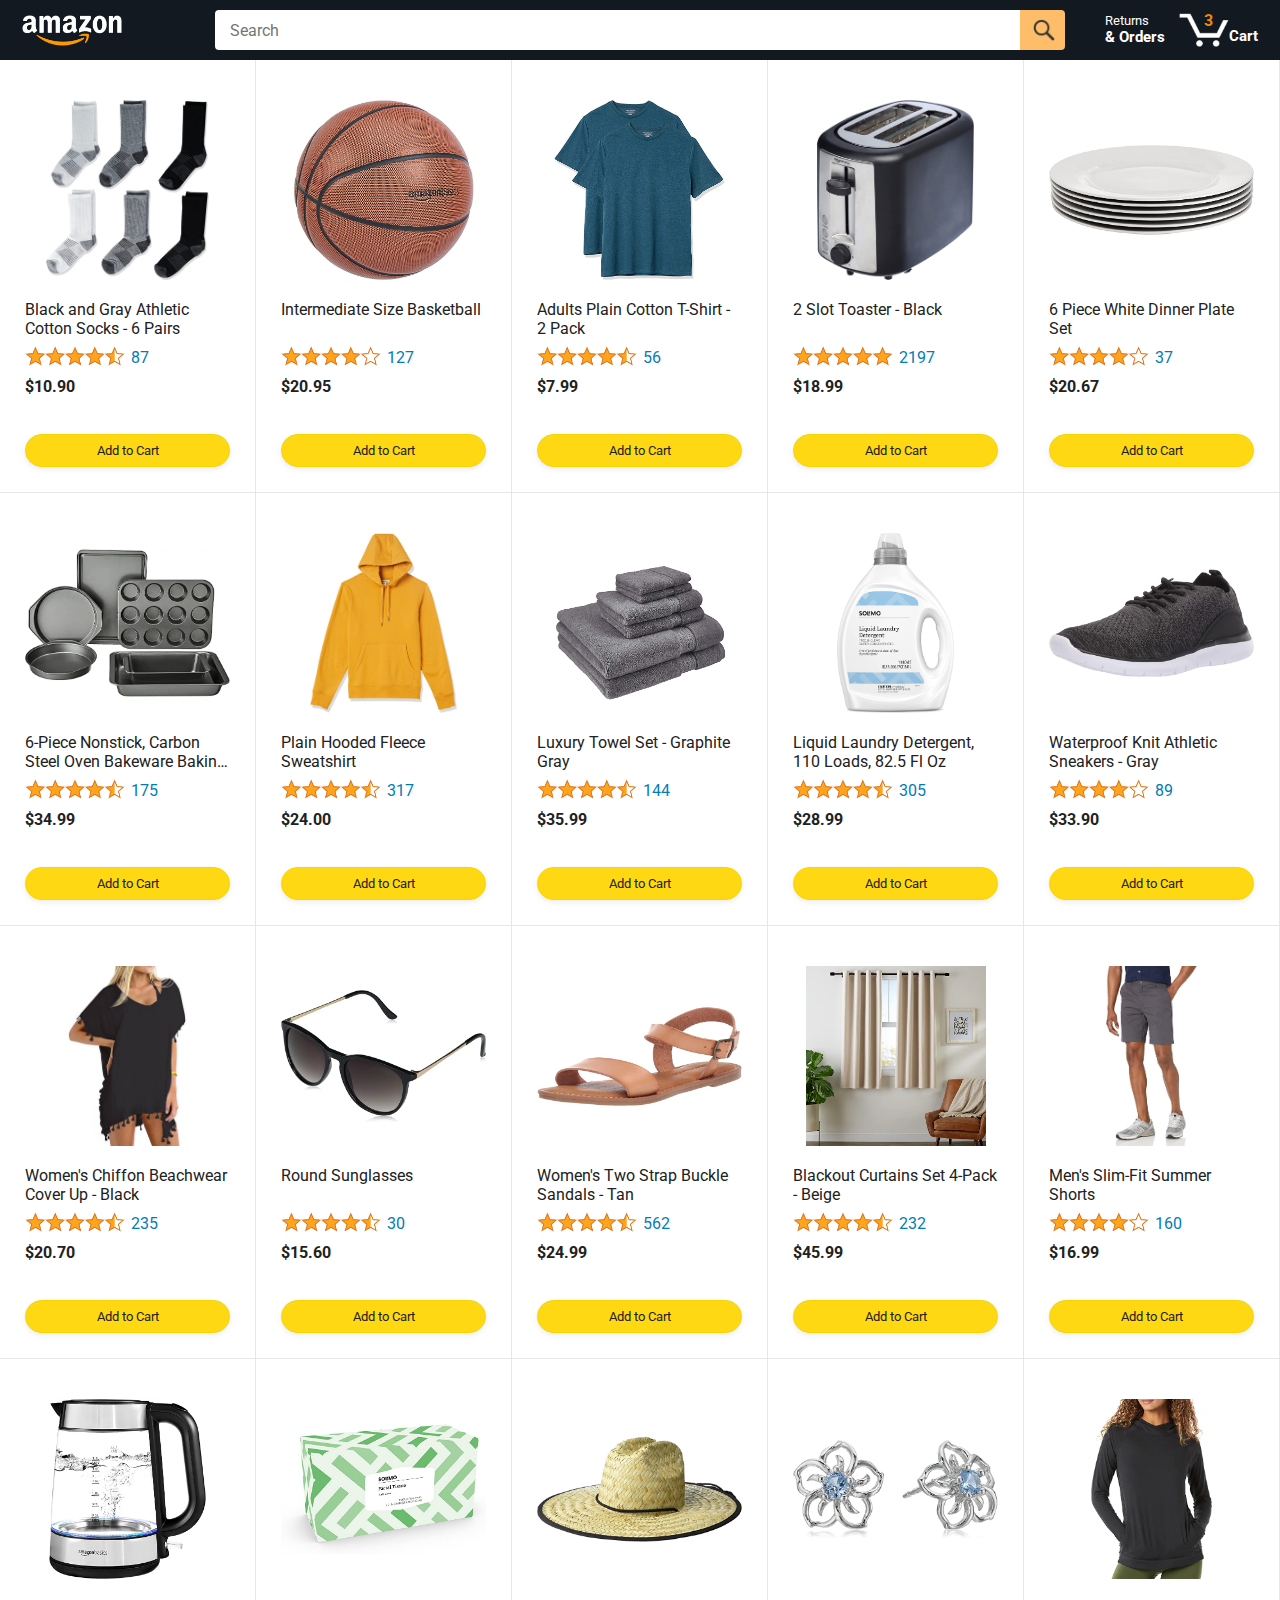
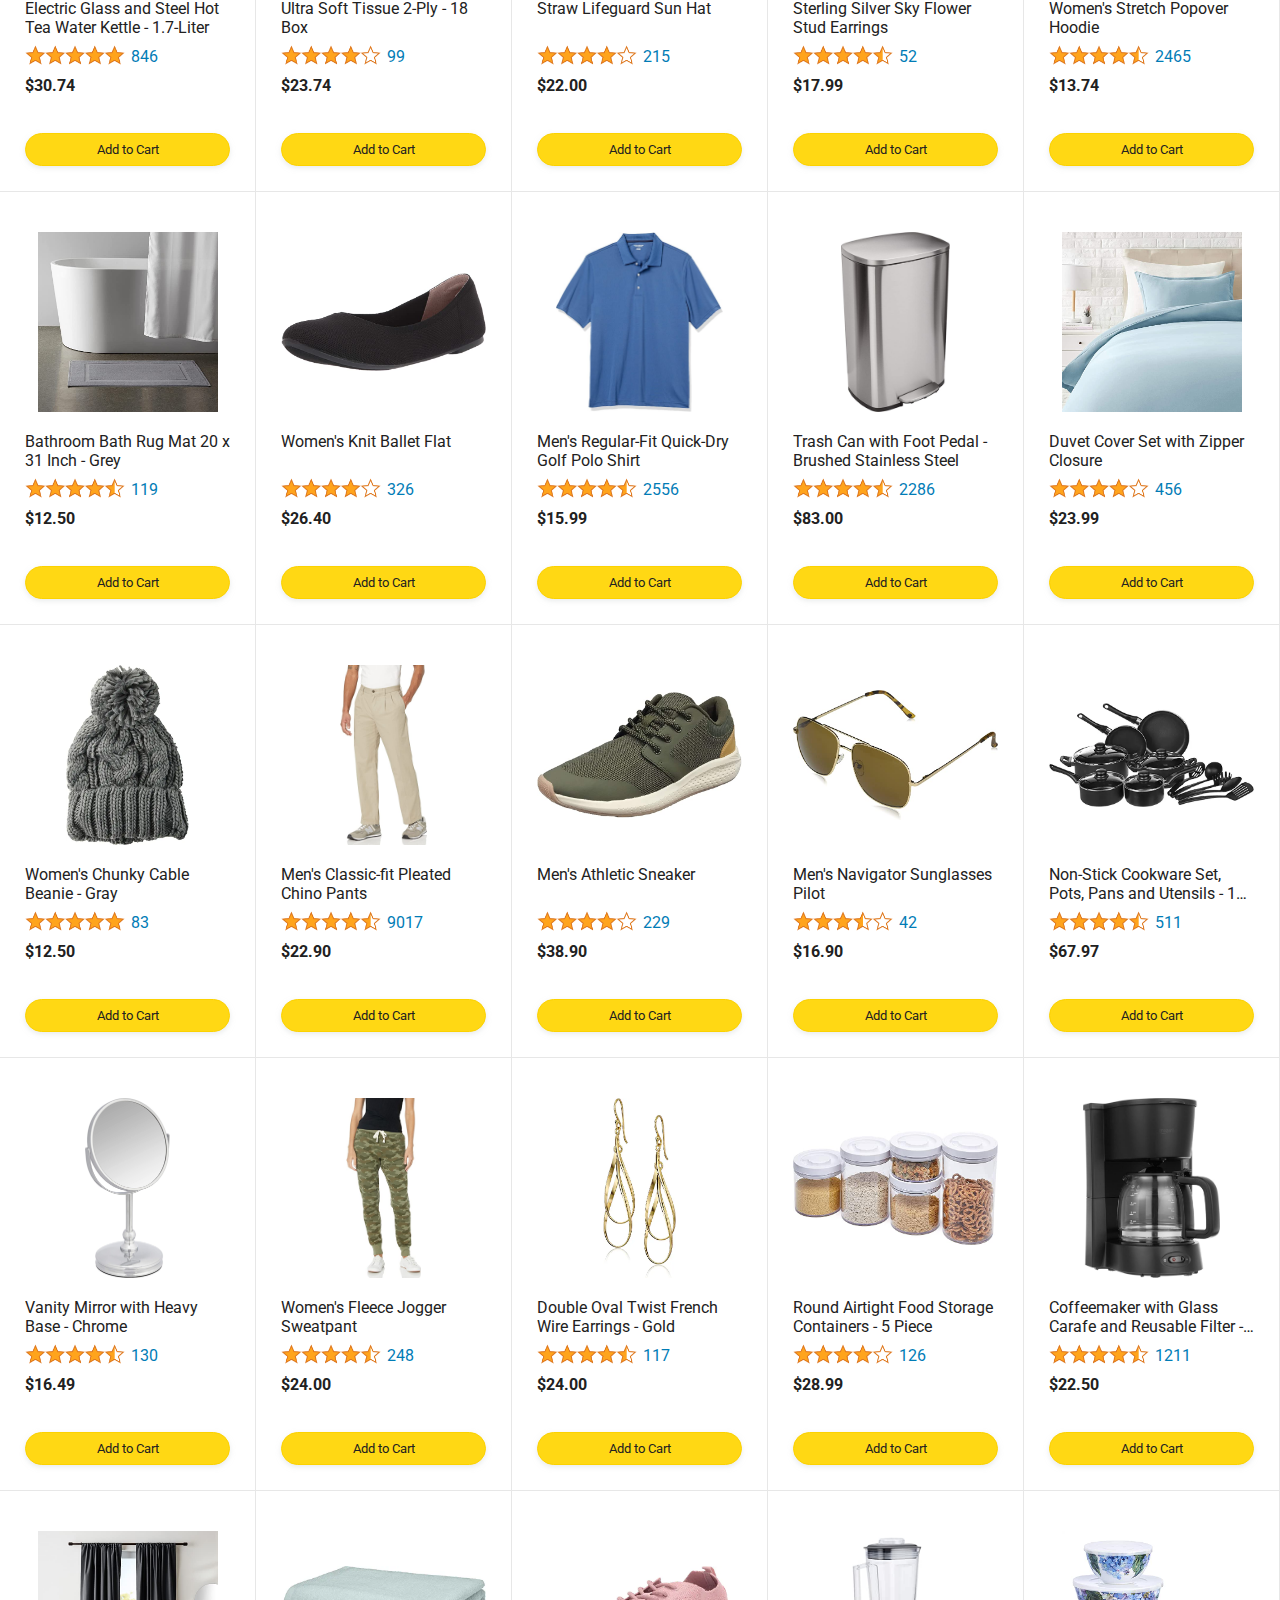
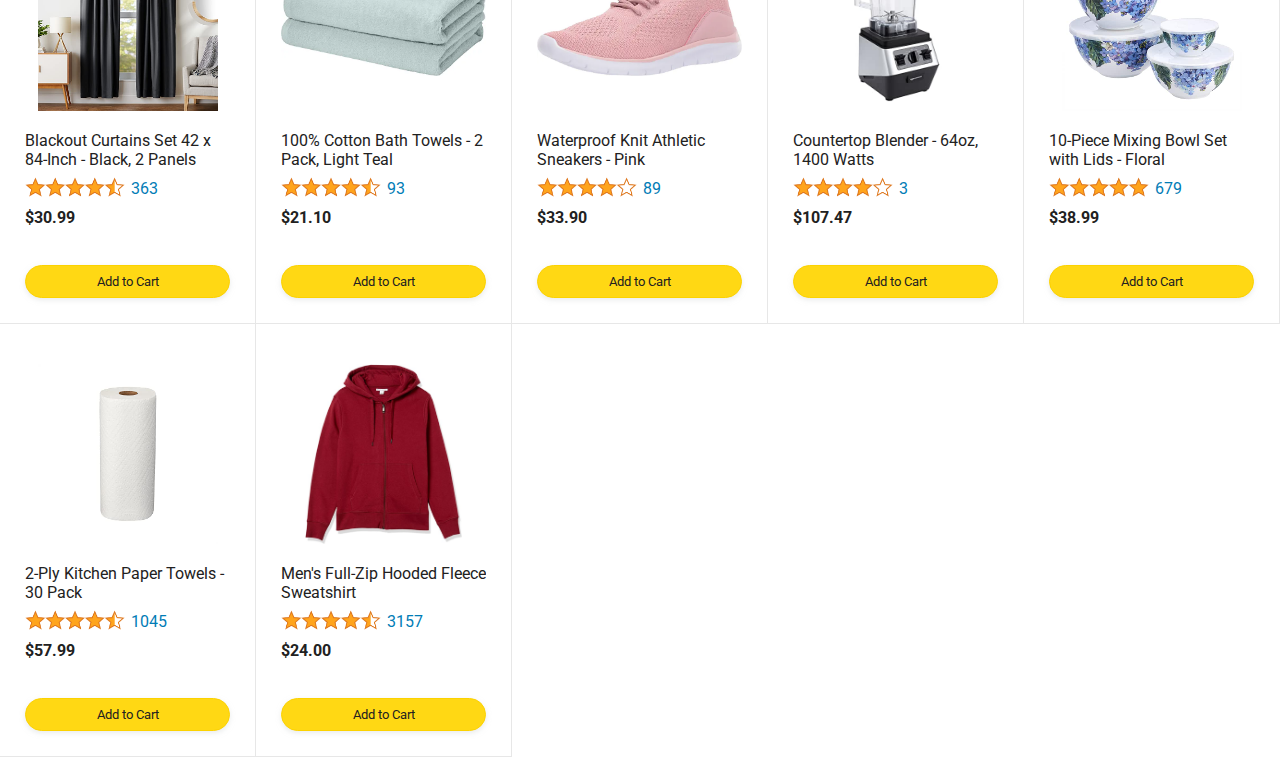
<file: index.html>
<!DOCTYPE html>
<html>
  <head>
    <title>Amazon Project</title>

    <!-- This code is needed for responsive design to work.
      (Responsive design = make the website look good on
      smaller screen sizes like a phone or a tablet). -->
    <meta name="viewport" content="width=device-width, initial-scale=1">

    <!-- Load a font called Roboto from Google Fonts. -->
    <link rel="preconnect" href="https://fonts.googleapis.com">
    <link rel="preconnect" href="https://fonts.gstatic.com" crossorigin>
    <link href="https://fonts.googleapis.com/css2?family=Roboto:wght@400;500;700&display=swap" rel="stylesheet">

    <!-- Here are the CSS files for this page. -->
    <link rel="stylesheet" href="styles/shared/general.css">
    <link rel="stylesheet" href="styles/shared/amazon-header.css">
    <link rel="stylesheet" href="styles/pages/index.css">
  </head>
  <body>
    <div class="amazon-header">
      <div class="amazon-header-left-section">
        <a href="amazon.html" class="header-link">
          <img class="amazon-logo"
            src="images/amazon-logo-white.png">
          <img class="amazon-mobile-logo"
            src="images/amazon-mobile-logo-white.png">
        </a>
      </div>

      <div class="amazon-header-middle-section">
        <input class="search-bar" type="text" placeholder="Search">

        <button class="search-button">
          <img class="search-icon" src="images/icons/search-icon.png">
        </button>
      </div>

      <div class="amazon-header-right-section">
        <a class="orders-link header-link" href="orders.html">
          <span class="returns-text">Returns</span>
          <span class="orders-text">& Orders</span>
        </a>

        <a class="cart-link header-link" href="checkout.html">
          <img class="cart-icon" src="images/icons/cart-icon.png">
          <div class="cart-quantity js-cart-quantity">0</div>
          <div class="cart-text">Cart</div>
        </a>
      </div>
    </div>
    
    <div class="main">
      <div class="products-grid js-product-grid">
      </div>
    </div>
   
   <script type="module" src="scripts/index.js"></script>

  </body>
</html>
</file>
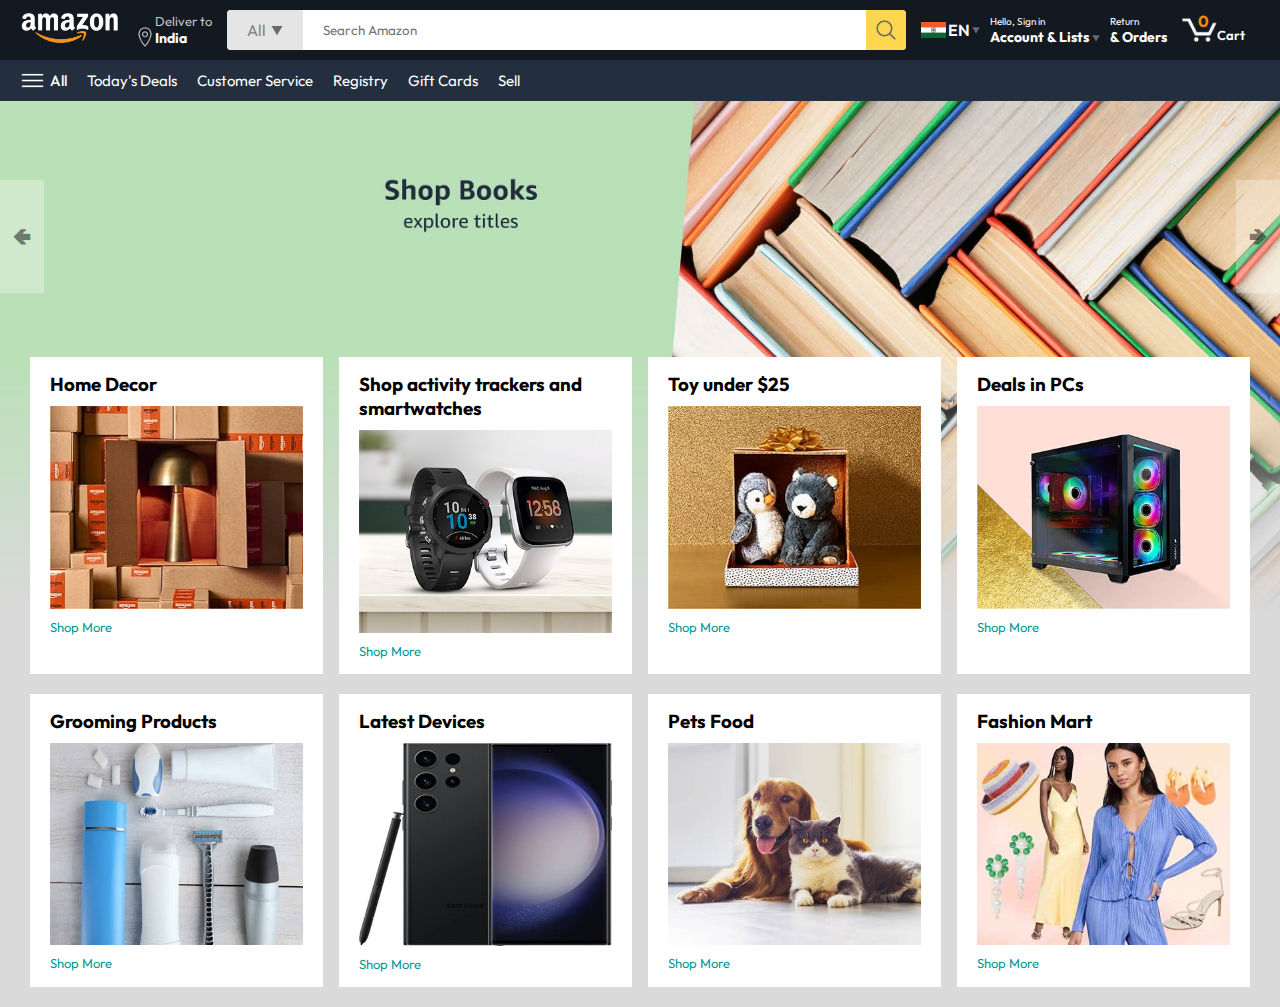
<file: amazon.html>
<!DOCTYPE html>
<html lang="en">
<head>
   <meta charset="UTF-8">
   <meta name="viewport" content="width=device-width, initial-scale=1.0">
   <title>Amazon Clone</title>
   <link rel="stylesheet"    href="styles/header.css">
   <link rel="stylesheet"    href="styles/amazon.css">

</head>
<body>
   <nav>
      <a href="/">
         <img src="images/amazon_logo.png"  width="100">
      </a>

      <div class="nav-country">
         <img src="images/location_icon.png" height="20">
         <div>
            <p>Deliver to</p>
            <h1>India</h1>            
         </div>
      </div>

      <div class="nav-search">
         <div class="nav-search-category">
            <p>All</p>
            <img src="images/dropdown_icon.png" height="12">
         </div>
         <input type="text" class="nav-search-input" placeholder="Search Amazon">
         <img class="nav-search-icon" src="images/search_icon.png" class="nav-search-icon">
      </div>

      <div class="nav-language">
         <img src="images/indian_flag.png" width="25px">
         <p>EN</p>
         <img src="images/dropdown_icon.png" width="8px">
      </div>

      <div class="nav-text">
         <p>Hello, Sign in</p>
         <h1>
            Account & Lists
            <img src="images/dropdown_icon.png" width="8px">
         </h1>
      </div>

      <div class="nav-text">
         <p>Return</p>
         <h1>& Orders
         </h1>
      </div>

      <a href="cart.html" class="nav-cart">
         <img src="images/cart-icon.png" width="35px">
         <div class="nav-cart-quantity">0</div>
         <h4 class="cart-text">Cart</h4>
      </a>
   </nav>

   <div class="nav-bottom">
      <div>
         <img src="images/menu_icon.png" width="25px" alt="">
         <p>All</p>
      </div>
      <p>Today's Deals</p>
      <p>Customer Service</p>
      <p>Registry</p>
      <p>Gift Cards</p>
      <p>Sell</p>
   </div>

   <div class="header-slider js-header-slider">
      <a href="#" class="control-previous js-control-previous">&#129144;</a>
      <a href="#" class="control-next js-control-next">&#129146;</a>
      <ul class="header-list">
      </ul>
   </div>

   <div class="box-row header-box js-box-row">
      
   </div>
   
   <div class="box-row js-box-row-2">

   </div>

   <script src="scripts/header.js"></script>
   <script type="module" src="scripts/amazon.js"></script>
</body>
</html>
</file>
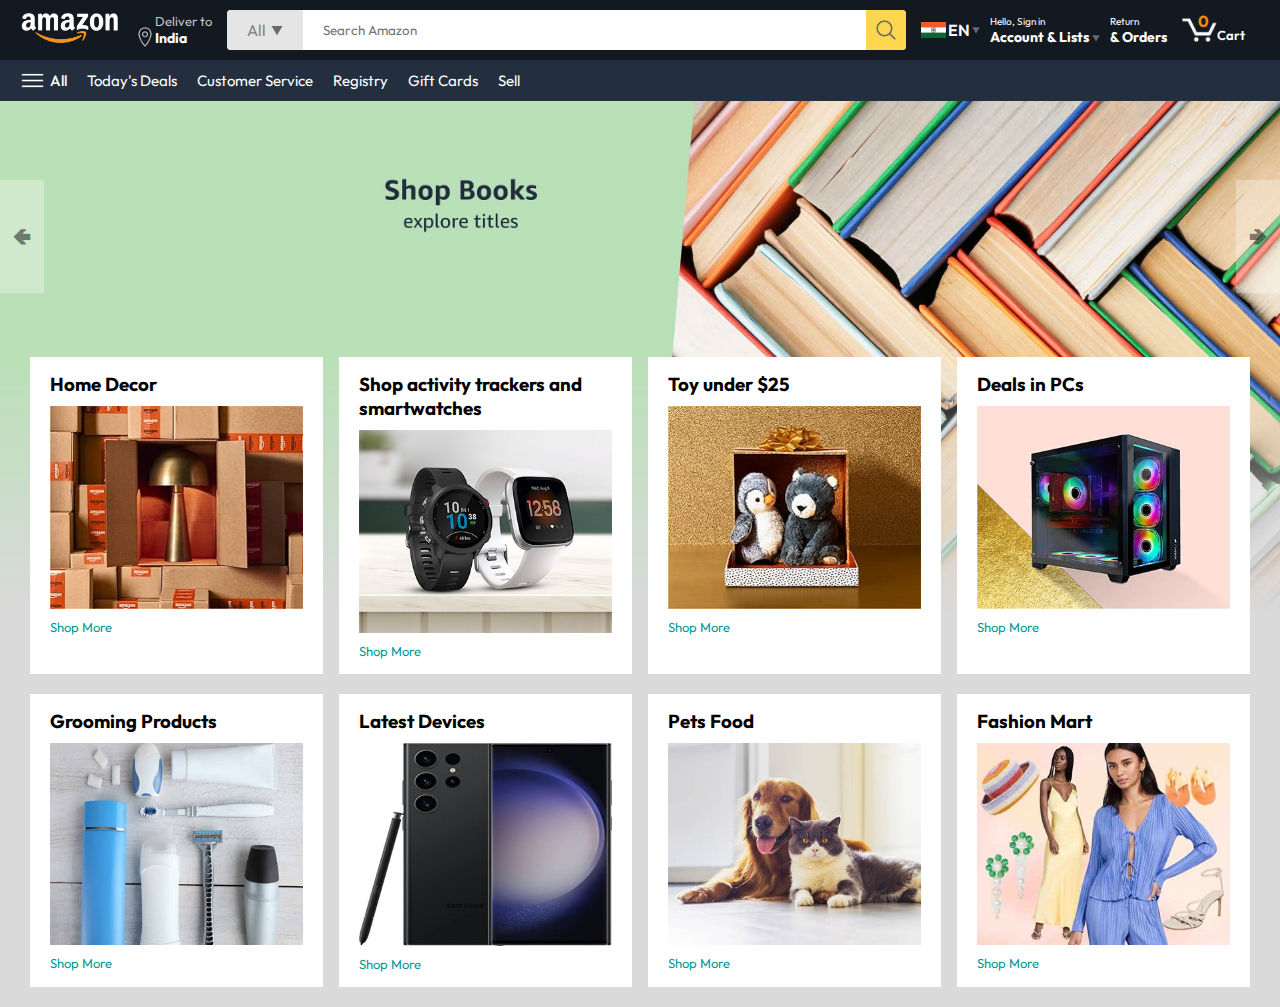
<file: landingPage.html>
<!DOCTYPE html>
<html lang="en">
<head>
   <meta charset="UTF-8">
   <meta name="viewport" content="width=device-width, initial-scale=1.0">
   <title>Amazon Clone</title>
   <link rel="stylesheet"    href="styles/pages/header.css">
   <link rel="stylesheet"    href="styles/pages/landingPage.css">

</head>
<body>
   <nav>
      <a href="/">
         <img src="images/amazon_logo.png"  width="100">
      </a>

      <div class="nav-country">
         <img src="images/location_icon.png" height="20">
         <div>
            <p>Deliver to</p>
            <h1>India</h1>            
         </div>
      </div>

      <div class="nav-search">
         <div class="nav-search-category">
            <p>All</p>
            <img src="images/dropdown_icon.png" height="12">
         </div>
         <input type="text" class="nav-search-input" placeholder="Search Amazon">
         <img class="nav-search-icon" src="images/search_icon.png" class="nav-search-icon">
      </div>

      <div class="nav-language">
         <img src="images/indian_flag.png" width="25px">
         <p>EN</p>
         <img src="images/dropdown_icon.png" width="8px">
      </div>

      <div class="nav-text">
         <p>Hello, Sign in</p>
         <h1>
            Account & Lists
            <img src="images/dropdown_icon.png" width="8px">
         </h1>
      </div>

      <div class="nav-text">
         <p>Return</p>
         <h1>& Orders
         </h1>
      </div>

      <a href="cart.html" class="nav-cart">
         <img src="images/cart-icon.png" width="35px">
         <div class="nav-cart-quantity">0</div>
         <h4 class="cart-text">Cart</h4>
      </a>
   </nav>

   <div class="nav-bottom">
      <div>
         <img src="images/menu_icon.png" width="25px" alt="">
         <p>All</p>
      </div>
      <p>Today's Deals</p>
      <p>Customer Service</p>
      <p>Registry</p>
      <p>Gift Cards</p>
      <p>Sell</p>
   </div>

   <div class="header-slider js-header-slider">
      <a href="#" class="control-previous js-control-previous">&#129144;</a>
      <a href="#" class="control-next js-control-next">&#129146;</a>
      <ul class="header-list">
      </ul>
   </div>

   <div class="box-row header-box js-box-row">
      
   </div>
   
   <div class="box-row js-box-row-2">

   </div>

   <script src="scripts/header.js"></script>
   <script type="module" src="scripts/landingPage.js"></script>
</body>
</html>
</file>
<file: styles/shared/general.css>
body {
   font-family: Roboto, Arial;
   color: rgb(33, 33, 33);
   /* The <body> element has a default margin of 8px
      on all sides. This removes the default margins. */
   margin: 0;
 }
 
 /* <p> elements have a default margin on the top
    and bottom. This removes the default margins. */
 p {
   margin: 0;
 }
 
 button {
   cursor: pointer;
 }
 
 select {
   cursor: pointer;
 }
 
 input, select, button {
   font-family: Roboto, Arial;
 }
 
 .button-primary {
   color: rgb(33, 33, 33);
   background-color: rgb(255, 216, 20);
   border: 1px solid rgb(252, 210, 0);
   border-radius: 8px;
   cursor: pointer;
   box-shadow: 0 2px 5px rgba(213, 217, 217, 0.5);
 }
 
 .button-primary:hover {
   background-color: rgb(247, 202, 0);
   border: 1px solid rgb(242, 194, 0);
 }
 
 .button-primary:active {
   background: rgb(255, 216, 20);
   border-color: rgb(252, 210, 0);
   box-shadow: none;
 }
 
 .button-secondary {
   color: rgb(33, 33, 33);
   background: white;
   border: 1px solid rgb(213, 217, 217);
   border-radius: 8px;
   cursor: pointer;
   box-shadow: 0 2px 5px rgba(213, 217, 217, 0.5);
 }
 
 .button-secondary:hover {
   background-color: rgb(247, 250, 250);
 }
 
 .button-secondary:active {
   background-color: rgb(237, 253, 255);
   box-shadow: none;
 }
 
 /* These styles will limit text to 2 lines. Anything
    beyond 2 lines will be replaced with "..."
    You can find this code by using an A.I. tool or by
    searching in Google.
    https://css-tricks.com/almanac/properties/l/line-clamp/ */
 .limit-text-to-2-lines {
   display: -webkit-box;
   -webkit-line-clamp: 2;
   -webkit-box-orient: vertical;
   overflow: hidden;
 }
 
 .link-primary {
   color: rgb(1, 124, 182);
   cursor: pointer;
 }
 
 .link-primary:hover {
   color: rgb(196, 80, 0);
 }
 
 /* Styles for dropdown selectors. */
 select {
   color: rgb(33, 33, 33);
   background-color: rgb(240, 240, 240);
   border: 1px solid rgb(213, 217, 217);
   border-radius: 8px;
   padding: 3px 5px;
   font-size: 15px;
   cursor: pointer;
   box-shadow: 0 2px 5px rgba(213, 217, 217, 0.5);
 }
 
 select:focus,
 input:focus {
   outline: 2px solid rgb(255, 153, 0);
 }
</file>
<file: styles/shared/amazon-header.css>
.amazon-header {
   background-color: rgb(19, 25, 33);
   color: white;
   padding-left: 15px;
   padding-right: 15px;
 
   display: flex;
   align-items: center;
   justify-content: space-between;
 
   position: fixed;
   top: 0;
   left: 0;
   right: 0;
   height: 60px;
 }
 
 .amazon-header-left-section {
   width: 180px;
 }
 
 @media (max-width: 800px) {
   .amazon-header-left-section {
     width: unset;
   }
 }
 
 .header-link {
   display: inline-block;
   padding: 6px;
   border-radius: 2px;
   cursor: pointer;
   text-decoration: none;
   border: 1px solid rgba(0, 0, 0, 0);
 }
 
 .header-link:hover {
   border: 1px solid white;
 }
 
 .amazon-logo {
   width: 100px;
   margin-top: 5px;
 }
 
 .amazon-mobile-logo {
   display: none;
 }
 
 @media (max-width: 575px) {
   .amazon-logo {
     display: none;
   }
 
   .amazon-mobile-logo {
     display: block;
     height: 35px;
     margin-top: 5px;
   }
 }
 
 .amazon-header-middle-section {
   flex: 1;
   max-width: 850px;
   margin-left: 10px;
   margin-right: 10px;
   display: flex;
 }
 
 .search-bar {
   flex: 1;
   width: 0;
   font-size: 16px;
   height: 38px;
   padding-left: 15px;
   border: none;
   border-top-left-radius: 4px;
   border-bottom-left-radius: 4px;
   border-top-right-radius: 0;
   border-bottom-right-radius: 0;
 }
 
 .search-button {
   background-color: rgb(254, 189, 105);
   border: none;
   width: 45px;
   height: 40px;
   border-top-right-radius: 4px;
   border-bottom-right-radius: 4px;
   flex-shrink: 0;
 }
 
 .search-icon {
   height: 22px;
   margin-left: 2px;
   margin-top: 3px;
 }
 
 .amazon-header-right-section {
   width: 180px;
   flex-shrink: 0;
   display: flex;
   justify-content: end;
 }
 
 .orders-link {
   color: white;
 }
 
 .returns-text {
   display: block;
   font-size: 13px;
 }
 
 .orders-text {
   display: block;
   font-size: 15px;
   font-weight: 700;
 }
 
 .cart-link {
   color: white;
   display: flex;
   align-items: center;
   position: relative;
 }
 
 .cart-icon {
   width: 50px;
 }
 
 .cart-text {
   margin-top: 12px;
   font-size: 15px;
   font-weight: 700;
 }
 
 .cart-quantity {
   color: rgb(240, 136, 4);
   font-size: 16px;
   font-weight: 700;
 
   position: absolute;
   top: 4px;
   left: 22px;
   
   width: 26px;
   text-align: center;
 }
</file>
<file: styles/pages/index.css>
.main {
   margin-top: 60px;
 }
 
 .products-grid {
   display: grid;
 
   /* - In CSS Grid, 1fr means a column will take up the
        remaining space in the grid.
      - If we write 1fr 1fr ... 1fr; 8 times, this will
        divide the grid into 8 columns, each taking up an
        equal amount of the space.
      - repeat(8, 1fr); is a shortcut for repeating "1fr"
        8 times (instead of typing out "1fr" 8 times).
        repeat(...) is a special property that works with
        display: grid; */
   grid-template-columns: repeat(8, 1fr);
 }
 
 /* @media is used to create responsive design (making the
    website look good on any screen size). This @media
    means when the screen width is 2000px or less, we
    will divide the grid into 7 columns instead of 8. */
 @media (max-width: 2000px) {
   .products-grid {
     grid-template-columns: repeat(7, 1fr);
   }
 }
 
 /* This @media means when the screen width is 1600px or
    less, we will divide the grid into 6 columns. */
 @media (max-width: 1600px) {
   .products-grid {
     grid-template-columns: repeat(6, 1fr);
   }
 }
 
 @media (max-width: 1300px) {
   .products-grid {
     grid-template-columns: repeat(5, 1fr);
   }
 }
 
 @media (max-width: 1000px) {
   .products-grid {
     grid-template-columns: repeat(4, 1fr);
   }
 }
 
 @media (max-width: 800px) {
   .products-grid {
     grid-template-columns: repeat(3, 1fr);
   }
 }
 
 @media (max-width: 575px) {
   .products-grid {
     grid-template-columns: repeat(2, 1fr);
   }
 }
 
 @media (max-width: 450px) {
   .products-grid {
     grid-template-columns: 1fr;
   }
 }
 
 .product-container {
   padding-top: 40px;
   padding-bottom: 25px;
   padding-left: 25px;
   padding-right: 25px;
 
   border-right: 1px solid rgb(231, 231, 231);
   border-bottom: 1px solid rgb(231, 231, 231);
 
   display: flex;
   flex-direction: column;
 }
 
 .product-image-container {
   display: flex;
   justify-content: center;
   align-items: center;
 
   height: 180px;
   margin-bottom: 20px;
 }
 
 .product-image {
   /* Images will overflow their container by default. To
     prevent this, we set max-width and max-height to 100%
     so they stay inside their container. */
   max-width: 100%;
   max-height: 100%;
 }
 
 .product-name {
   height: 40px;
   margin-bottom: 5px;
 }
 
 .product-rating-container {
   display: flex;
   align-items: center;
   margin-bottom: 10px;
 }
 
 .product-rating-stars {
   width: 100px;
   margin-right: 6px;
 }
 
 .product-rating-count {
   color: rgb(1, 124, 182);
   cursor: pointer;
   margin-top: 3px;
 }
 
 .product-price {
   font-weight: 700;
   margin-bottom: 10px;
 }
 
 .product-quantity-container {
   margin-bottom: 17px;
 }
 
 .product-spacer {
   flex: 1;
 }
 
 .added-to-cart {
   color: rgb(6, 125, 98);
   font-size: 16px;
 
   display: flex;
   align-items: center;
   margin-bottom: 8px;
 
   /* At first, the "Added to cart" message will
      be invisible. Use JavaScript to change the
      opacity and make it visible. */
   opacity: 0;
 }
 
 .added-to-cart img {
   height: 20px;
   margin-right: 5px;
 }
 
 .add-to-cart-button {
   width: 100%;
   padding: 8px;
   border-radius: 50px;
 }
</file>
<file: styles/header.css>
@import url('https://fonts.googleapis.com/css2?family=Outfit&display=swap');

* {
    margin: 0;
    padding: 0;
    box-sizing: border-box;
    font-family: Outfit;
}

body {
    background: #dadada;
}

a {
    text-decoration: none;
    color: inherit;
}

nav {
    display: flex;
    align-items: center;
    justify-content: space-between;
    background-color: #131921;
    padding: 10px 20px;
    color: white;
}

.nav-country {
    display: flex;
    align-items: end;
    margin-left: 15px;
    font-size: 13px;
    color: #c4c4c4;
}

.nav-country h1 {
    font-size: 14px;
    color: white;
}

.nav-search {
    flex: 1;
    display: flex;
    align-items: center;
    background: white;
    color: grey;
    max-width: 1000px;
    border-radius: 4px;
    margin-left: 15px;
}

.nav-search-category {
    display: flex;
    align-items: center;
    padding: 10px 20px;
    gap: 5px;
    background-color: #e5e5e5;
    border-radius: 4px 0px 0px 4px;
}

.nav-search-input {
    border: none;
    outline: none;
    padding-left: 20px;
    width: 100%;
}

.nav-search-icon {
    max-width: 40px;
    padding: 8px;
    background: #ffd64f;
    border-radius: 0px 4px 4px 0px;
}

.nav-language{
   display:flex;
   align-items: center;
   gap:2px;
   font-weight: 600;
   margin-left:15px;
}

.nav-text{
   margin-left:10px;
}

.nav-text h1{
   font-size:14px;
}

.nav-text p{
   font-size:10px;
}

.nav-cart{
   display: flex;
   align-items: center;
   margin: 0px 15px;
}

.nav-cart-quantity{
   color: rgb(240, 136, 4);
  font-size: 16px;
  font-weight: 700;
  position: absolute;
  height:39px;
  width: 42px;
  text-align: center;
}

.cart-text{
   font-size:13px;
   font-weight: 600;
   vertical-align: bottom;
   margin-top: 10px;
}

.nav-bottom{
   display:flex;
   align-items: center;
   gap:20px;
   padding: 8px 20px;
   background-color: #232f3e;
   color: #fff;
   font-size:15px;
}

.nav-bottom div{
   display: flex;
   align-items: center;
   gap:5px;
   font-weight: 500;
}

.header-slider ul{
   display: flex;
   overflow-y:hidden;
}

.header-img{
   max-width: 100%;
   mask-image: linear-gradient(to bottom,#000000 50%,transparent);
}

.header-slider a{
   position: absolute;
   top:20%;
   z-index: 1;
   padding: 5vh 1vw;
   background-color: #ffffff4f;
   color: #0000007b;
   text-decoration: none;
   font-weight: 600;
   font-size: 18px;
   cursor: pointer;
}

.control-next{
   right:0;
}
</file>
<file: styles/amazon.css>
.box-row{
   display:flex;
   flex-wrap:wrap;
   row-gap:20px;
   margin:20px 30px;
   justify-content: space-between;
}

.header-box{
   margin-top:-20vw;
}

.box-col{
   display:flex;
   flex-direction: column;
   gap: 10px;
   padding: 15px 20px;
   background-color: #fff;
   max-width: 24%;
   min-width: 200px;
   z-index: 1;
}

.box-col a{
   font-size: 13px;
   color: #009999;
}
</file>
<file: styles/pages/header.css>
@import url('https://fonts.googleapis.com/css2?family=Outfit&display=swap');

* {
    margin: 0;
    padding: 0;
    box-sizing: border-box;
    font-family: Outfit;
}

body {
    background: #dadada;
}

a {
    text-decoration: none;
    color: inherit;
}

nav {
    display: flex;
    align-items: center;
    justify-content: space-between;
    background-color: #131921;
    padding: 10px 20px;
    color: white;
}

.nav-country {
    display: flex;
    align-items: end;
    margin-left: 15px;
    font-size: 13px;
    color: #c4c4c4;
}

.nav-country h1 {
    font-size: 14px;
    color: white;
}

.nav-search {
    flex: 1;
    display: flex;
    align-items: center;
    background: white;
    color: grey;
    max-width: 1000px;
    border-radius: 4px;
    margin-left: 15px;
}

.nav-search-category {
    display: flex;
    align-items: center;
    padding: 10px 20px;
    gap: 5px;
    background-color: #e5e5e5;
    border-radius: 4px 0px 0px 4px;
}

.nav-search-input {
    border: none;
    outline: none;
    padding-left: 20px;
    width: 100%;
}

.nav-search-icon {
    max-width: 40px;
    padding: 8px;
    background: #ffd64f;
    border-radius: 0px 4px 4px 0px;
}

.nav-language{
   display:flex;
   align-items: center;
   gap:2px;
   font-weight: 600;
   margin-left:15px;
}

.nav-text{
   margin-left:10px;
}

.nav-text h1{
   font-size:14px;
}

.nav-text p{
   font-size:10px;
}

.nav-cart{
   display: flex;
   align-items: center;
   margin: 0px 15px;
}

.nav-cart-quantity{
   color: rgb(240, 136, 4);
  font-size: 16px;
  font-weight: 700;
  position: absolute;
  height:39px;
  width: 42px;
  text-align: center;
}

.cart-text{
   font-size:13px;
   font-weight: 600;
   vertical-align: bottom;
   margin-top: 10px;
}

.nav-bottom{
   display:flex;
   align-items: center;
   gap:20px;
   padding: 8px 20px;
   background-color: #232f3e;
   color: #fff;
   font-size:15px;
}

.nav-bottom div{
   display: flex;
   align-items: center;
   gap:5px;
   font-weight: 500;
}

.header-slider ul{
   display: flex;
   overflow-y:hidden;
}

.header-img{
   max-width: 100%;
   mask-image: linear-gradient(to bottom,#000000 50%,transparent);
}

.header-slider a{
   position: absolute;
   top:20%;
   z-index: 1;
   padding: 5vh 1vw;
   background-color: #ffffff4f;
   color: #0000007b;
   text-decoration: none;
   font-weight: 600;
   font-size: 18px;
   cursor: pointer;
}

.control-next{
   right:0;
}
</file>
<file: styles/pages/landingPage.css>
.box-row{
   display:flex;
   flex-wrap:wrap;
   row-gap:20px;
   margin:20px 30px;
   justify-content: space-between;
}

.header-box{
   margin-top:-20vw;
}

.box-col{
   display:flex;
   flex-direction: column;
   gap: 10px;
   padding: 15px 20px;
   background-color: #fff;
   max-width: 24%;
   min-width: 200px;
   z-index: 1;
}

.box-col a{
   font-size: 13px;
   color: #009999;
}
</file>
